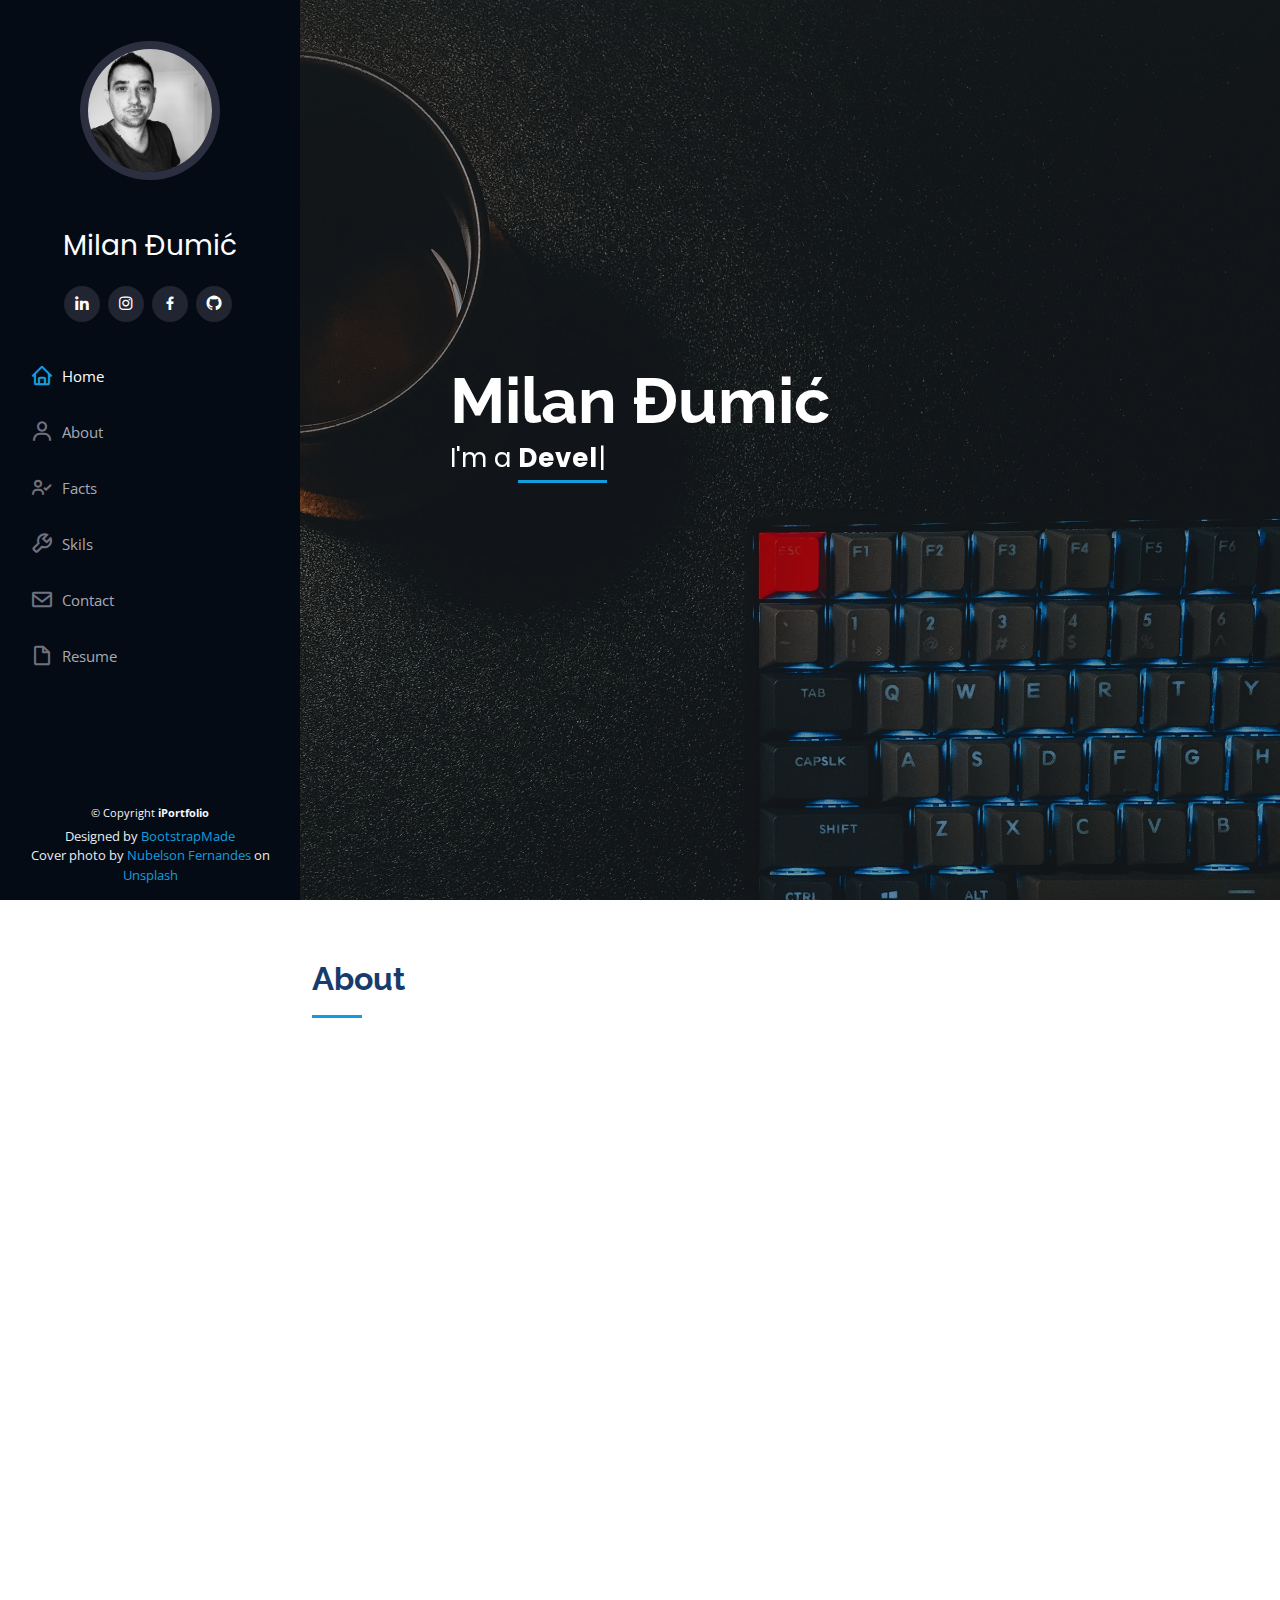
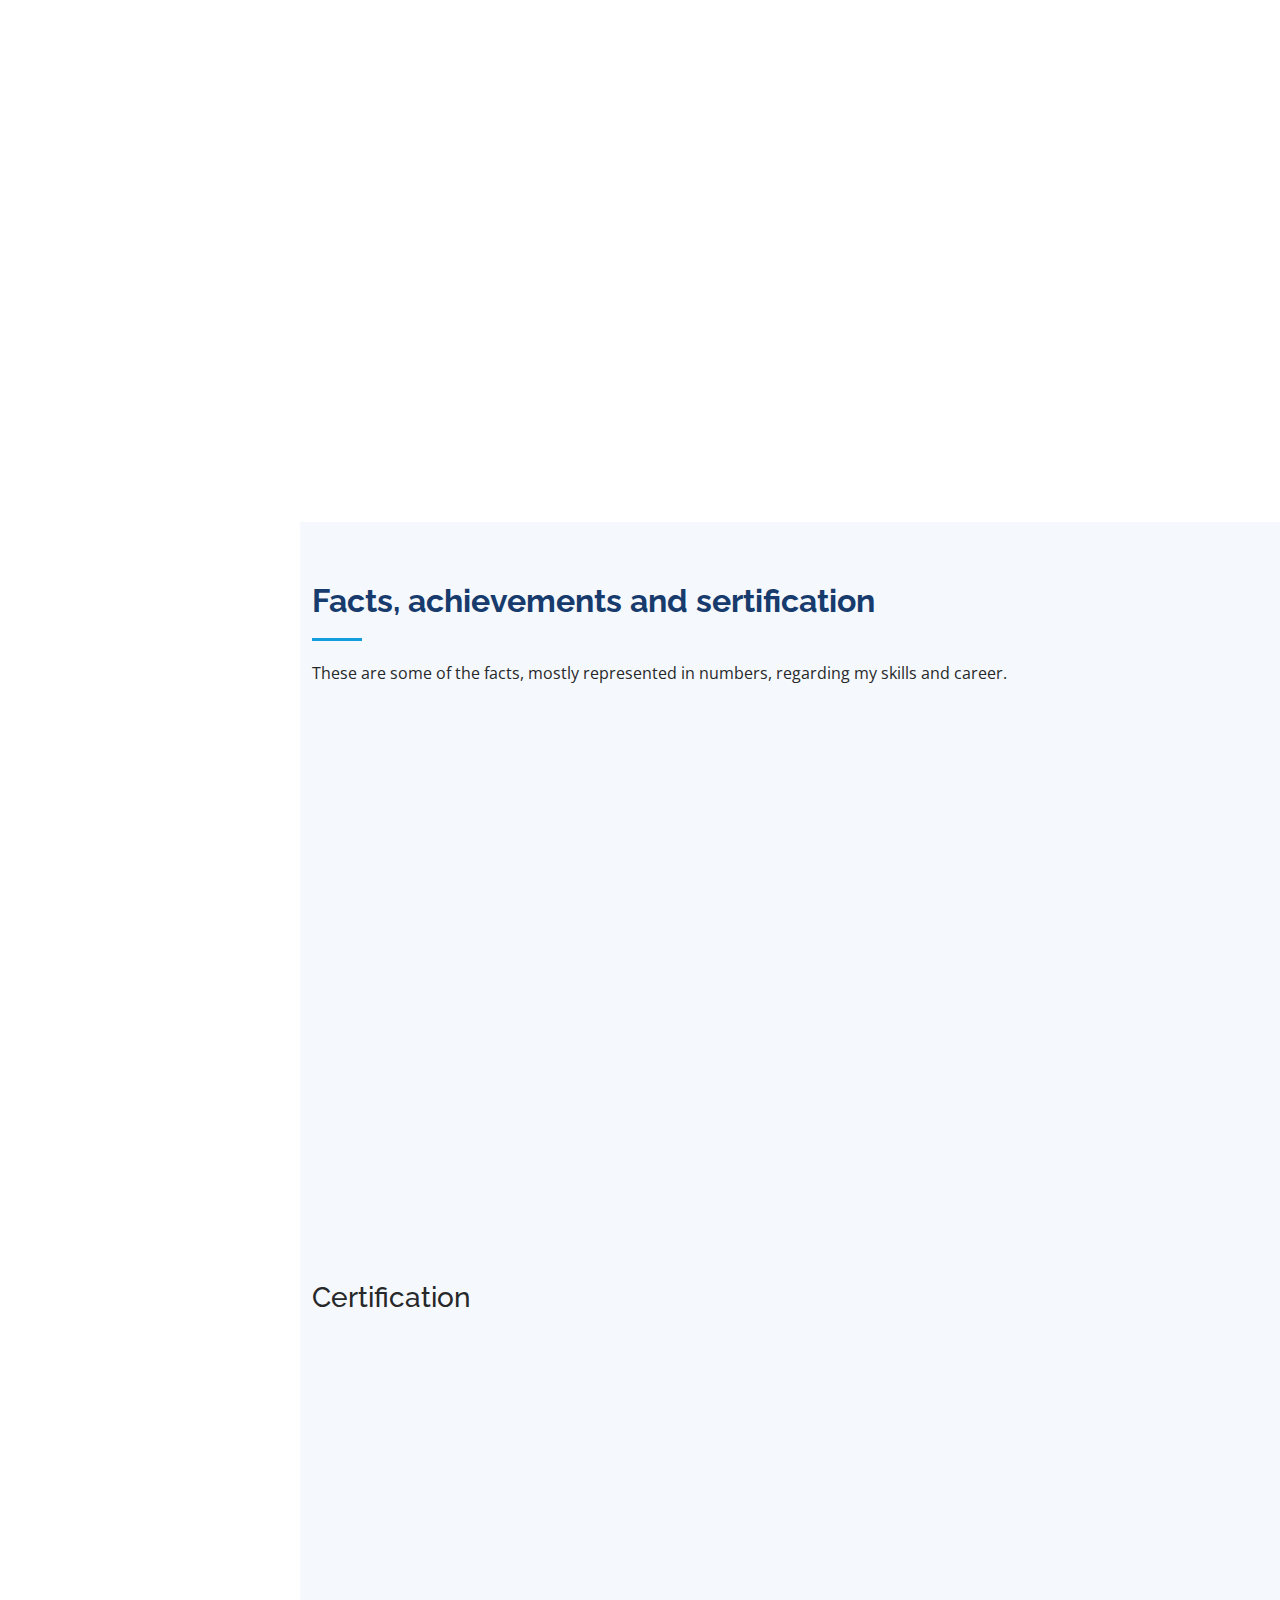
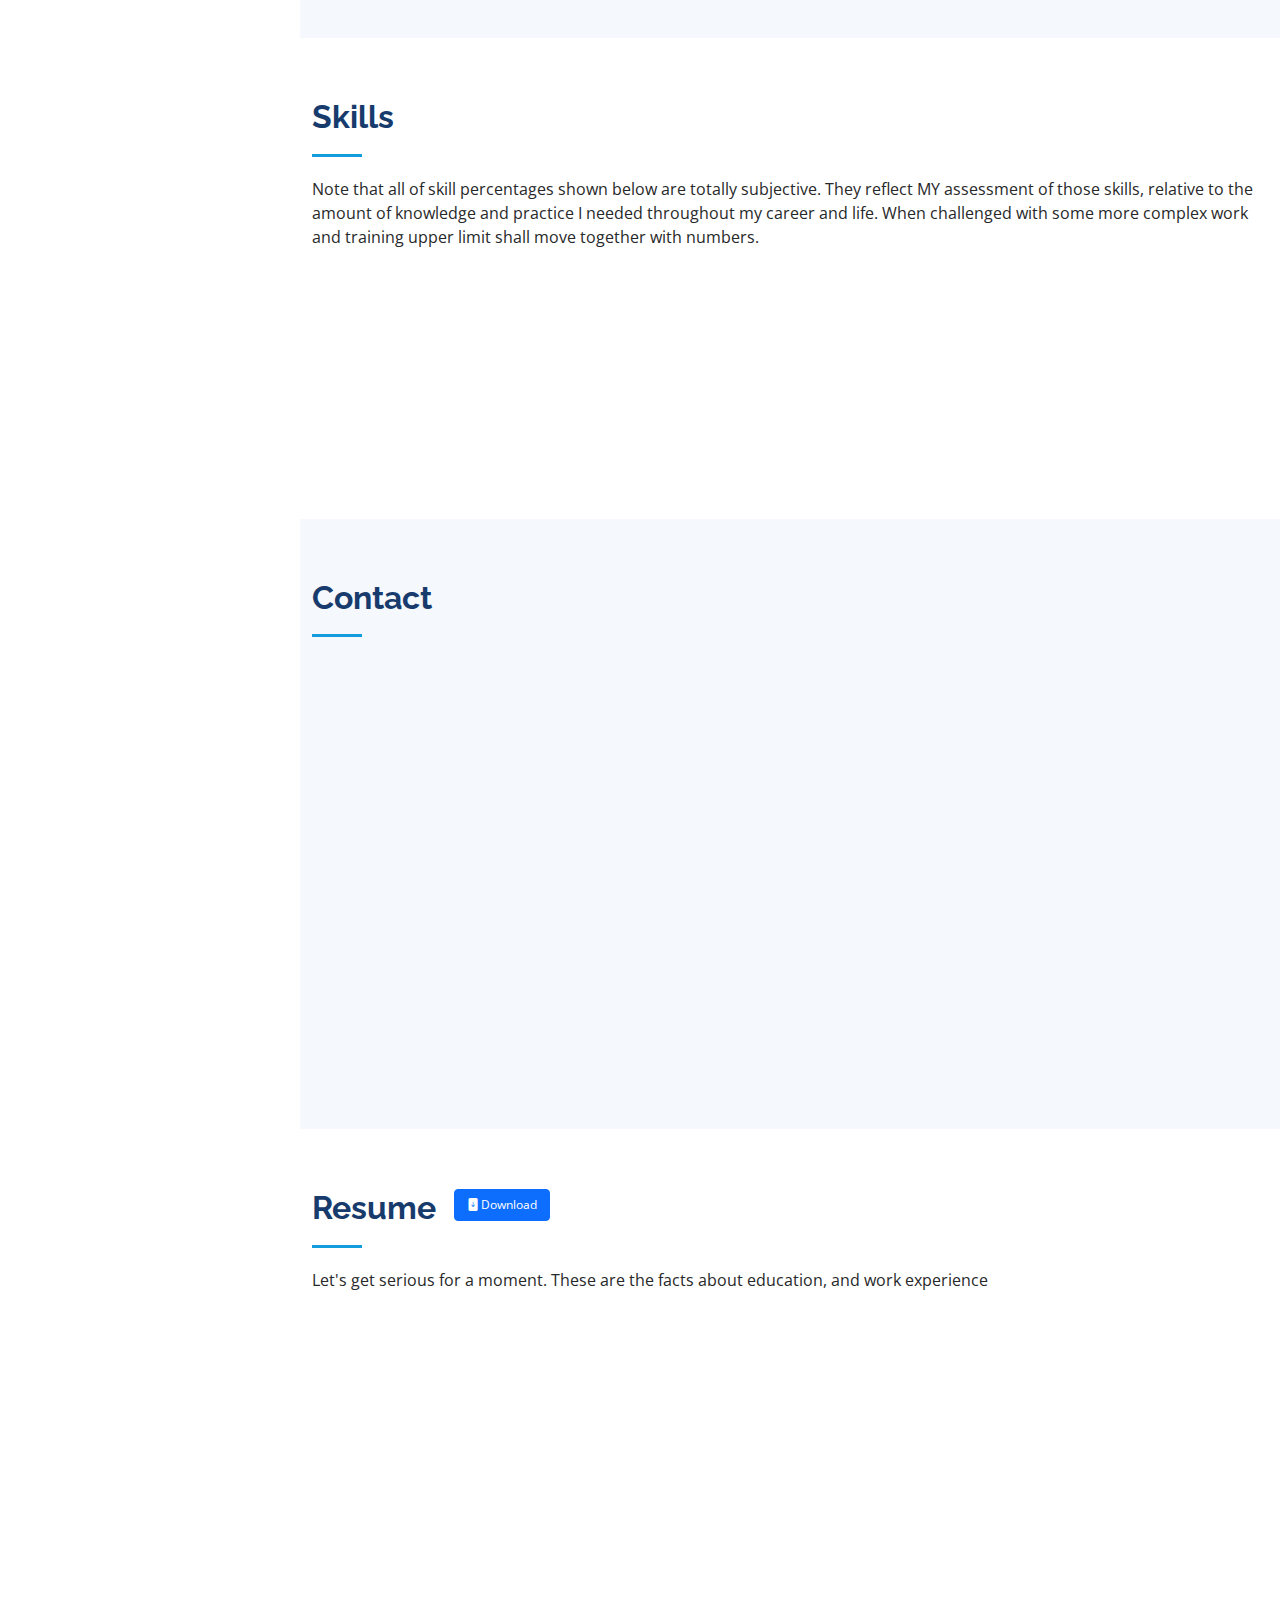
<file: index.html>
<!<!DOCTYPE html>
  <html lang="en">

  <head>
    <meta charset="utf-8" />
    <meta content="width=device-width, initial-scale=1.0" name="viewport" />

    <title>Milan Đumić - Developer</title>
    <meta content="Milan Đumić, developer portfolio" name="description" />
    <meta content="portfolio, djumic, developer" name="keywords" />

    <!-- Favicons -->
    <link href="assets/img/favicon.png" rel="icon" />
    <link href="assets/img/apple-touch-icon.png" rel="apple-touch-icon" />

    <!-- Google Fonts -->
    <link href="https://fonts.googleapis.com/css?family=Open+Sans:300,300i,400,400i,600,600i,700,700i|Raleway:300,300i,400,400i,500,500i,600,600i,700,700i|Poppins:300,300i,400,400i,500,500i,600,600i,700,700i" rel="stylesheet" />

    <!-- Vendor CSS Files -->
    <link href="assets/vendor/aos/aos.css" rel="stylesheet" />
    <link href="assets/vendor/bootstrap/css/bootstrap.min.css" rel="stylesheet" />
    <link href="assets/vendor/bootstrap-icons/bootstrap-icons.css" rel="stylesheet" />
    <link href="assets/vendor/boxicons/css/boxicons.min.css" rel="stylesheet" />
    <link href="assets/vendor/glightbox/css/glightbox.min.css" rel="stylesheet" />
    <link href="assets/vendor/swiper/swiper-bundle.min.css" rel="stylesheet" />

    <!-- Template Main CSS File -->
    <link href="assets/css/style.css" rel="stylesheet" />

    <!-- =======================================================
  * Template Name: iPortfolio - v3.2.0
  * Template URL: https://bootstrapmade.com/iportfolio-bootstrap-portfolio-websites-template/
  * Author: BootstrapMade.com
  * License: https://bootstrapmade.com/license/
  ======================================================== -->
  </head>

  <body>
    <!-- ======= Mobile nav toggle button ======= -->
    <i class="bi bi-list mobile-nav-toggle d-xl-none"></i>

    <!-- ======= Header ======= -->

    <header id="header">
      <div class="d-flex flex-column">
        <div class="profile">
          <img src="assets/img/IMG_0724a.jpg" alt="" class="img-fluid rounded-circle" />
          <h1 class="text-light"><a href="#resume" class="nav-link scrollto">Milan Đumić</a></h1>
          <div class="social-links mt-3 text-center">
            <a href="http:\\www.linkedin.com\in\milandjumic" target="_blank"><i class="bx bxl-linkedin"></i></a>
            <a href="http:\\www.instagram.com\dambusns" target="_blank"><i class="bx bxl-instagram"></i></a>
            <a href="http:\\www.facebook.com\milandjumic" target="_blank"><i class="bx bxl-facebook"></i></a>
            <a href="http:\\www.github.com\dambus" target="_blank"><i class="bx bxl-github"></i></a>

          </div>
          <!-- NAVIGATION BAR -->
          <nav id="navbar" class="nav-menu navbar">
            <ul>
              <li><a href="#hero" class="nav-link scrollto active"><i class="bx bx-home"></i> <span>Home</span></a></li>
              <li><a href="#about" class="nav-link scrollto"><i class="bx bx-user"></i> <span>About</span></a></li>
              <li><a href="#facts" class="nav-link scrollto"><i class="bx bx-user-check"></i> <span>Facts</span></a></li>
              <li><a href="#skills" class="nav-link scrollto"><i class="bx bx-wrench"></i> <span>Skils</span></a></li>
              <li><a href="#contact" class="nav-link scrollto"><i class="bx bx-envelope"></i> <span>Contact</span></a></li>
              <li><a href="#resume" class="nav-link scrollto"><i class="bx bx-file-blank"></i> <span>Resume</span></a></li>
            </ul>
          </nav><!-- .nav-menu -->
        </div>
    </header>

    <!-- ======= Hero Section ======= -->
    <section id="hero" class="d-flex flex-column justify-content-center align-items-center">
      <div class="hero-container" data-aos="fade-in">
        <h1>Milan Đumić</h1>
        <p>I'm a <span class="typed" data-typed-items="Developer, Tech enthusiast,Geek, Gamer"></span></p>
      </div>
    </section><!-- End Hero -->

    <main id="main">
      <!-- ABOUT SECTION -->
      <section id="about" class="about">
        <div class="container">
          <div class="section-title">
            <h2>About</h2>
          </div>
          <div class="row services">
            <div class="col-lg-4" data-aos="fade-right">
              <img src="assets/img/profile-img2.jpg" alt="profile-img" class="img-fluid align-items-center aboutpic">
            </div>
            <div class="col-lg-8" data-aos="fade-rigth">
              <h4 class="topcell">Hi, my name is Milan</h4>
              <p data-aos="fade-left">
                I'm a tech enthusiast, developer, gamer and a geek.
              </p>
              <p class="description" data-aos="fade-right" data-aos-delay="100">I'm always ready to dig into new technologies and challenges, exploring new opportunities. I like to learn new, interesting stuff, by need or by curiosity. Always
                experimenting, always trying out something new, and I'm never bored. Currently, I'm into learning JavaScript, React, and Selenium.
                <p class="description" data-aos="fade-right" data-aos-delay="100">
                  Couldn't imagine doing anything without creativity. It's a curse for doing the job with strict boundaries, but it's a blessing for everything else. Where creativity and logic cross their path, that's the place I'm standing in. Back
                  in the days when I wrote my first "Hello world" and changed the color of the text... Oh boy, that was a joyful moment.</p>
                <p class="description" data-aos="fade-right" data-aos-delay="100">
                  I'm also a gamer. Currently hooked up to WoT and some RPGs like Grim Dawn and Diablo. I like single-player, but cope very well in multiplayer too. This last sentence is also true when I'm working. </p>
            </div>
          </div>

          <div class="row services topcell">
            <div class="col-lg-4 col-md-6 icon-box" data-aos="fade-up" data-aos-delay="450">
              <div class="icon"><i class="bi bi-chat-text"></i></div>
              <h4 class="title">Good comunicator</h4>
              <p class="description">People say I'm a great listener, and in addition to that, I can find a common language with most of my interlocutors. It's a winning combination.</p>
            </div>
            <div class="col-lg-4 col-md-6 icon-box" data-aos="fade-up" data-aos-delay="500">
              <div class="icon"><i class="bi bi-emoji-heart-eyes"></i></div>
              <h4 class="title">Dog person</h4>
              <p class="description">Proud owner of a six-year-old Siberian husky. Would like to have
                more of them, one day hopefully </p>
            </div>
            <div class="col-lg-4 col-md-6 icon-box" data-aos="fade-up" data-aos-delay="600">
              <div class="icon"><i class="bi bi-music-note"></i></div>
              <h4 class="title">Music lover</h4>
              <p class="description">Life would be so empty without music.<br /> Mostly listening to rock and variations. Sometimes even harder stuff.<br /> Playing guitar as a hobby. Not super good at it but hey, that's why it is a hobby </p>
            </div>
            <div class="col-lg-4 col-md-6 icon-box" data-aos="fade-up" data-aos-delay="800">
              <div class="icon"><i class="bi bi-bar-chart-steps"></i></div>
              <h4 class="title">List obsessed</h4>
              <p class="description">There are never enough notes or lists. Every activity which needs to be done could be disassembled into smaller steps, written on a list, on paper, with a pencil </p>
            </div>
            <div class="col-lg-4 col-md-6 icon-box" data-aos="fade-up" data-aos-delay="800">
              <div class="icon"><i class="bi bi-keyboard"></i></div>
              <h4 class="title">Speed typer</h4>
              <p class="description">257 characters per minute, typed with 98% accuracy. On a sunny day.</p>
            </div>
            <div class="col-lg-4 col-md-6 icon-box" data-aos="fade-up" data-aos-delay="900">
              <div class="icon"><i class="bi bi-binoculars"></i></div>
              <h4 class="title">Eye for a detail</h4>
              <p class="description">I trained my eye for details, checking for compliance and inconsistencies in tens of successfully completed projects</p>
            </div>
          </div>
        </div>
      </section>
      <!-- ABOUT SECTION END -->

      <!-- ======= Facts Section ======= -->
      <section id="facts" class="facts section-bg">
        <div class="container">

          <div class="section-title">
            <h2>Facts, achievements and sertification</h2>
            <p>
              These are some of the facts, mostly represented in numbers, regarding my skills and career.
            </p>
          </div>

          <div class="row no-gutters">

            <div class="col-lg-4 col-md-6 d-md-flex align-items-md-stretch" data-aos="fade-up">
              <div class="count-box">
                <i class="bi bi-check2-square"></i>
                <span data-purecounter-start="0" data-purecounter-end="80" data-purecounter-duration="1" class="purecounter"></span>
                <p><strong>NUMBER OF PROJECTS</strong> that I participated in, during my career so far. Roles depend on the complexity and technical area of the project</p>
              </div>
            </div>

            <div class="col-lg-4 col-md-6 d-md-flex align-items-md-stretch" data-aos="fade-up">
              <div class="count-box">
                <i class="bi bi-check2-square"></i>
                <span data-purecounter-start="0" data-purecounter-end="74" data-purecounter-duration="1" class="purecounter"></span>
                <p><strong>NUMBER OF PROCEDURES</strong> written, adjusted and implemented in the company's QMS. Additionally, numerous procedures and manuals on how to perform certain processes/activites or use particular software.</p>
              </div>
            </div>

            <div class="col-lg-4 col-md-6 d-md-flex align-items-md-stretch" data-aos="fade-up">
              <div class="count-box">
                <i class="bi-check2-square"></i>
                <span data-purecounter-start="0" data-purecounter-end="3" data-purecounter-duration="1" class="purecounter"></span>
                <p><strong>UDEMY COURSES</strong> currently taking, in order to shine up my skills. JavaScript, React and Selenium web driver are the current topics.</p>
              </div>
            </div>

          </div>

          <div class="row no-gutters">

            <div class="col-lg-4 col-md-6 d-md-flex align-items-md-stretch" data-aos="fade-up">
              <div class="count-box">
                <i class="bi-check2-square"></i>
                <span data-purecounter-start="0" data-purecounter-end="24" data-purecounter-duration="1" class="purecounter"></span>
                <p><strong>YEARS</strong> following new trends in technology. Hardware and software, gadgets, standards, innovations, ground-breakers and everything IT-related.</p>
              </div>
            </div>

            <div class="col-lg-4 col-md-6 d-md-flex align-items-md-stretch" data-aos="fade-up" data-aos-delay="200">
              <div class="count-box">
                <i class="bi-check2-square"></i>
                <span data-purecounter-start="0" data-purecounter-end="33" data-purecounter-duration="1" class="purecounter"></span>
                <p><strong>% of my current age</strong> tampering with programming languages. I can write a few. Basic speaking.</p>
              </div>
            </div>

            <div class="col-lg-4 col-md-6 d-md-flex align-items-md-stretch" data-aos="fade-up">
              <div class="count-box">
                <i class="bi-check2-square"></i>
                <span data-purecounter-start="0" data-purecounter-end="7" data-purecounter-duration="1" class="purecounter"></span>

                <p><strong>LINKEDIN BADGES</strong> earned so far - HTML,CSS, JavaScript, Java, Microsoft Project, Microsoft Excel and IT operations</p>
              </div>
            </div>

          </div>
          <div class="row no-gutters countbox bottomspace">
            <!-- <div class="count-box"> -->
            <h3>Certification</h3>

            <div class="col-lg-6 col-md-6 d-md-flex align-items-md-stretch topcell" data-aos="fade-up">
              <p><strong>OCCUPATIONAL HEALTH AND SAFETY TRAINING</strong><br> OHaS Training - practical ability to perform work in the field of OHaS<br>
                <em>Ministry of Labour, Employment, Veteran and Social Policy, Republic of Serbia</em></p>
            </div>
            <div class="col-lg-6 col-md-6 d-md-flex align-items-md-stretch topcell" data-aos="fade-up">
              <p><strong>INTERNAL AUDITS ACCORDING TO ISO 9001:2008 AND ISO 19011:2011</strong><br> certified internal auditor<br>
                <em>IIS Technology and research center Novi Sad</em></p>
            </div>
          </div>
        </div>

        </div>
      </section><!-- End Facts Section -->

      <!-- ======= Skills Section ======= -->
      <section id="skills" class="skills">
        <div class="container">

          <div class="section-title">
            <h2>Skills</h2>
            <p>Note that all of skill percentages shown below are totally subjective. They reflect MY assessment of those skills, relative to the amount of knowledge and practice I needed throughout my career and life. When challenged with some more
              complex work and training upper limit shall move together with numbers.</p>
          </div>

          <div class="row skills-content">

            <div class="col-lg-6" data-aos="fade-up">

              <div class="progress">
                <span class="skill">HTML <i class="val">90%</i></span>
                <div class="progress-bar-wrap">
                  <div class="progress-bar" role="progressbar" aria-valuenow="90" aria-valuemin="0" aria-valuemax="100"></div>
                </div>
              </div>

              <div class="progress">
                <span class="skill">CSS <i class="val">85%</i></span>
                <div class="progress-bar-wrap">
                  <div class="progress-bar" role="progressbar" aria-valuenow="85" aria-valuemin="0" aria-valuemax="100"></div>
                </div>
              </div>


            </div>

            <div class="col-lg-6" data-aos="fade-up" data-aos-delay="100">

              <div class="progress">
                <span class="skill">JavaScript <i class="val">50%</i></span>
                <div class="progress-bar-wrap">
                  <div class="progress-bar" role="progressbar" aria-valuenow="50" aria-valuemin="0" aria-valuemax="100"></div>
                </div>
              </div>

              <div class="progress">
                <span class="skill">React<i class="val">25%</i></span>
                <div class="progress-bar-wrap">
                  <div class="progress-bar" role="progressbar" aria-valuenow="25" aria-valuemin="0" aria-valuemax="100"></div>
                </div>
              </div>


            </div>

            <div class="progress" data-aos="fade-up" data-aos-delay="50">
              <span class="skill">Computers<i class="val"><span style="font-size:1.4em;"><em>100 %</em></span></i></span>
              <div class="progress-bar-wrap">
                <div class="progress-bar" role="progressbar" aria-valuenow="100" aria-valuemin="0" aria-valuemax="100"></div>
              </div>
            </div>

          </div>

        </div>
      </section><!-- End Skills Section -->

      <!-- ======= Contact Section ======= -->
      <section id="contact" class="contact section-bg">
        <div class="container">

          <div class="section-title">
            <h2>Contact</h2>
          </div>

          <div class="row" data-aos="fade-in">

            <div class="col-lg-6 d-flex align-items-stretch">
              <div class="info">
                <div class="address">
                  <a href="https://goo.gl/maps/TeDaUEcvG4dehq3V6"><i class="bi bi-geo-alt"></i></a>
                  <h4>Location:</h4>
                  <p>Novi Sad, Republic of Serbia</p>
                </div>

                <div class="email">
                  <a href="mailto:dambusns@gmail.com"><i class="bi bi-envelope"></i></a>
                  <h4>Email:</h4>
                  <p><a href="mailto:dambusns@gmail.com">dambusns@gmail.com</a></p>
                </div>

                <div class="phone">
                  <a href="tel:0637377228"><i class="bi bi-phone"></i></a>
                  <h4>Phone:</h4>
                  <p>+381 63 737 7228</p>
                </div>

              </div>
            </div>
            <div class="col-lg-6 d-flex align-items-stretch">
              <div class="info socialLinks social-links">
                <h4>Social links</h4>
                <p>
                  <a href="http:\\www.linkedin.com\in\milandjumic" target="_blank"><i class="bx bxl-linkedin m10"></i></a>
                  <a href="http:\\www.instagram.com\dambusns" target="_blank"><i class="bx bxl-instagram m10"></i></a>
                  <a href="http:\\www.facebook.com\milandjumic" target="_blank"><i class="bx bxl-facebook m10"></i></a>
                  <a href="http:\\www.github.com\dambus" target="_blank"><i class="bx bxl-github"></i></a>
                </p>

              </div>
            </div>
      </section><!-- End Contact Section -->

      <!-- ======= Resume Section ======= -->
      <section id="resume" class="resume">
        <div class="container">

          <div class="section-title">
            <h2 class="titleH2">Resume</h2>
            <form class="inlineForm" action="milan_djumic_cv.pdf" method="get" target="_blank">
              <button type="submit" class="btn btn-primary btn-m colloredButton"><i class="bi bi-file-arrow-down-fill"></i> Download</button>
            </form>
            <p>Let's get serious for a moment. These are the facts about education, and work experience</p>
          </div>

          <div class="row">
            <div class="col-lg-6" data-aos="fade-up">
              <h3 class="resume-title">Sumary</h3>
              <div class="resume-item pb-0">
                <h4>Milan Đumić</h4>
                <p><em>Studied management but found myself as a developer. Creative and analytic. Fast learner and always up for something new. Persistent and detail oriented. Good communicator and team player. Task oriented, but always able to stand
                    a step back and see the bigger picture. Out of the box thinker.

                    </picture> </em></p>
                <ul>
                  <li>Novi Sad, Republic of Serbia</li>
                  <li>381 63 737 7228</li>
                  <li><a href="mailto:dambusns@gmail.com">dambusns@gmail.com</a></li>
                </ul>
              </div>

              <h3 class="resume-title">Professional Experience</h3>
              <div class="resume-item">
                <h4>System Engineer / QMS representative</h4>
                <h5>2014 - Present</h5>
                <p><em>Neopetrol Inženjering, Novi Sad, SRB </em></p>
                <ul>
                  <li>Developing in-house software for document creation/editing
                    automatization in CAD and MS office environment (.net, VBA)
                    and work activities record and analysis (HTML+CSS+PHP)</li>
                  <li>Leading company's IT infrastructure development, user and
                    credentials administration, employee education and training. Making recommendations regarding IT infrastructure</li>
                  <li>Developing QMS/QA documentation and procedures
                    regarding ISO-9001, 14001, 27001 and 42001</li>
                  <li>Checking compliance of technical documentation with
                    industry and international standards and regulation</li>
                  <li>Conducting internal audits</li>
                </ul>
              </div>
              <div class="resume-item">
                <h4>CAD designer</h4>
                <h5>2012 - 2014</h5>
                <p><em>Neopetrol Inženjering, Novi Sad, SRB</em></p>
                <ul>
                  <li>Worked on speeding-up drafting and editing process including large number of documents, by automatizing the process using custom tools developed in .net and VBA.</li>
                  <li>Drafted technical drawings, diagrams and schemes in CAD software</li>
                  <li>Was in charge of graphic design and pre-printing optimization for marketing materials</li>
                </ul>
              </div>
              <!--professional exp end-->



            </div>
            <div class="col-lg-6" data-aos="fade-up" data-aos-delay="100">
              <h3 class="resume-title">Education</h3>
              <div class="resume-item">
                <h4>Master studies, engineering management</h4>
                <h5>ongoing</h5>
                <p><em>Faculty of Technical Science, Novi Sad</em></p>
                <p>Master studies, project management</p>
              </div>

              <div class="resume-item">
                <h4>Bachelor of entrepreneurial management</h4>
                <h5>2003 - 2009</h5>
                <p><em>Fakultet za preduzetni menadžment, Alfa BK University</em></p>
                <p>Graduated in department of Company Developemnt</p>
                <p>During studies, worked as assistant editor, and later as the editor of Faculty Bulletin and Informative Journal</p>
              </div>
              <div class="resume-item">
                <h4>graduate computer technician</h4>
                <h5>1999 - 2003</h5>
                <p><em>Electrotehnical school Mihajlo Pupin</em></p>
                <p>First generation of computer technician, with a yet unbeaten record of overall grade point average</p>
              </div>
            </div>
          </div>
          <div class="col-lg-6" data-aos="fade-up" data-aos-delay="100">
            <h3 class="resume-title">Training and sertification</h3>
            <div class="resume-item">
              <h4>Occupational Health and Safety Training</h4>
              <h5>2015</h5>
              <p><em>Ministry of Labour, Employment, Veteran
                  and Social Policy, Republic of Serbia</em></p>
              <p>Occupational Health and Safety Training - practical ability to perform
                work in the field of OHaS</p>
            </div>
            <div class="resume-item">
              <h4>Internal Audits according to ISO 9001:2008 and ISO 19011:2011</h4>
              <h5>2013</h5>
              <p><em>IIS Technology and research center Novi Sad</em></p>
              <p>certified internal auditor</p>
            </div>
          </div>
          <div class="row">
            <form class=" btn-block" action="milan_djumic_cv.pdf" method="get" target="_blank">
              <button type="submit" class="btn btn-primary btn-sm ">Download Resume in PDF</button>
            </form>

          </div>
        </div>
      </section><!-- End Resume Section -->

    </main><!-- End #main -->

    <!-- ======= Footer ======= -->
    <footer id="footer">
      <div class="container">
        <div class="copyright">
          &copy; Copyright <strong><span>iPortfolio</span></strong>
        </div>
        <div class="credits">
          <!-- All the links in the footer should remain intact. -->
          <!-- You can delete the links only if you purchased the pro version. -->
          <!-- Licensing information: https://bootstrapmade.com/license/ -->
          <!-- Purchase the pro version with working PHP/AJAX contact form: https://bootstrapmade.com/iportfolio-bootstrap-portfolio-websites-template/ -->
          Designed by <a href="https://bootstrapmade.com/">BootstrapMade</a><br>
          Cover photo by <a href="https://unsplash.com/@nublson?utm_source=unsplash&utm_medium=referral&utm_content=creditCopyText">Nubelson Fernandes</a> on <a
            href="https://unsplash.com/?utm_source=unsplash&utm_medium=referral&utm_content=creditCopyText">Unsplash</a>

        </div>
      </div>
    </footer><!-- End  Footer -->

    <a href="#" class="back-to-top d-flex align-items-center justify-content-center"><i class="bi bi-arrow-up-short"></i></a>

    <!-- Vendor JS Files -->
    <script src="assets/vendor/aos/aos.js"></script>
    <script src="assets/vendor/bootstrap/js/bootstrap.bundle.min.js"></script>
    <script src="assets/vendor/glightbox/js/glightbox.min.js"></script>
    <script src="assets/vendor/isotope-layout/isotope.pkgd.min.js"></script>
    <script src="assets/vendor/php-email-form/validate.js"></script>
    <script src="assets/vendor/purecounter/purecounter.js"></script>
    <script src="assets/vendor/swiper/swiper-bundle.min.js"></script>
    <script src="assets/vendor/typed.js/typed.min.js"></script>
    <script src="assets/vendor/waypoints/noframework.waypoints.js"></script>

    <!-- Template Main JS File -->
    <script src="assets/js/main.js"></script>

  </body>

  </html>
</file>
<file: assets/css/style.css>
body {
  font-family: "Open Sans", sans-serif;
  color: #272829;
}

a {
  color: #149ddd;
  text-decoration: none;
}

a:hover {
  color: #37b3ed;
  text-decoration: none;
}

h1,
h2,
h3,
h4,
h5,
h6 {
  font-family: "Raleway", sans-serif;
}

/*   HEADER   */
#header {
  position: fixed;
  top: 0;
  left: 0;
  bottom: 0;
  width: 300px;
  transition: all ease-in-out 0.5s;
  z-index: 9997;
  transition: all 0.5s;
  padding: 0 15px;
  background: #040b14;
  overflow-y: auto;
}

#header .profile img {
  margin: 15% auto;
  display: block;
  width: 140px;
  border: 8px solid #2c2f3f;
  transition: 0.3s;
}

#header .profile img:hover {
  border: 8px solid #149ddd;
}

#header .profile h1 {
  font-size: 28px;
  margin: 0;
  padding: 0;
  font-weight: 400;
  -moz-text-align-last: center;
  text-align-last: center;
  font-family: "Poppins", sans-serif;
}

#header .profile h1 a,
#header .profile h1 a:hover {
  color: #fff;
  text-decoration: none;
}

#header .profile .social-links a {
  font-size: 18px;
  display: inline-block;
  background: #212431;
  color: #fff;
  line-height: 1;
  padding: 8px 0;
  margin-right: 4px;
  border-radius: 50%;
  text-align: center;
  width: 36px;
  height: 36px;
  transition: 0.3s;
}

#header .profile .social-links a:hover {
  background: #37b3ed;
  color: #fff;
  text-decoration: none;
}

#main {
  margin-left: 300px;
}

@media (max-width: 1199px) {
  #header {
    left: -300px;
  }

  #main {
    margin-left: 0;
  }
}

/* DESKTOP NAVIGAION MENU */
.nav-menu {
  padding: 30px 0 0 0;
}

.nav-menu * {
  margin: 0;
  padding: 0;
  list-style: none;
}

.nav-menu>ul>li {
  position: relative;
  white-space: nowrap;
}

.nav-menu a {
  display: flex;
  align-items: center;
  color: #a8a9b4;
  padding: 12px 15px;
  margin-bottom: 8px;
  transition: 0.3s;
  font-size: 15px;
}

.nav-menu a i {
  font-size: 24px;
  padding-right: 8px;
  color: #6f7180;
}

.nav-menu a:hover,
.nav-menu .active,
.nav-menu li:hover>a {
  text-decoration: none;
  color: #fff;
}

.nav-menu a:hover i,
.nav-menu .active i,
.nav-menu li:hover>a i {
  color: #149ddd;
}

/* Mobile Navigation */
.mobile-nav-toggle {
  position: fixed;
  right: 15px;
  top: 15px;
  z-index: 9998;
  border: 0;
  font-size: 24px;
  transition: all 0.4s;
  outline: none !important;
  background-color: #149ddd;
  color: #fff;
  width: 40px;
  height: 40px;
  display: inline-flex;
  align-items: center;
  justify-content: center;
  line-height: 0;
  border-radius: 50px;
  cursor: pointer;
}

.mobile-nav-active {
  overflow: hidden;
}

.mobile-nav-active #header {
  left: 0;
}

/*--------------------------------------------------------------
# Hero Section
--------------------------------------------------------------*/
#hero {
  width: 100%;
  height: 100vh;
  background: url("../img/hero-bg.jpg") top center;
  background-size: cover;
}

#hero:before {
  content: "";
  background: rgba(5, 13, 24, 0.4);
  position: absolute;
  bottom: 0;
  top: 0;
  left: 0;
  right: 0;
  z-index: 1;
}

#hero .hero-container {
  position: relative;
  z-index: 2;
  min-width: 300px;
}

#hero h1 {
  margin: 0 0 10px 0;
  font-size: 64px;
  font-weight: 700;
  line-height: 56px;
  color: #fff;
}

#hero p {
  color: #fff;
  margin-bottom: 50px;
  font-size: 26px;
  font-family: "Poppins", sans-serif;
}

#hero p .typed {
  font-weight: bold;
}

#hero p span {
  color: #fff;
  padding-bottom: 4px;
  letter-spacing: 1px;
  border-bottom: 3px solid #149ddd;
}

@media (min-width: 1024px) {
  #hero {
    background-attachment: fixed;
  }
}

@media (max-width: 768px) {
  #hero h1 {
    font-size: 36px;
    line-height: 32px;
  }

  #hero h2 {
    font-size: 16px;
    line-height: 24px;
    margin-bottom: 30px;
  }

  #hero p {
    font-size: 18px;
  }
}

/* SECTIONS GENERAL */
#about .content h3 span {
  color: orange;
  border: 1px solid orange;
  padding: 0 3px;
  font-family: "Poppins", sans-serif;
  font-size: 12px;
}

@media (max-width: 768px) {
  #about .content h3 span {
    font-size: 10px;
    display: block;
    margin-left: auto;
    margin-right: auto;
    width: 25%;
    text-align: center;
  }
}

section {
  padding: 60px 0;
  overflow: hidden;
}

.section-bg {
  background: #f5f8fd;
}

.section-title {
  padding-bottom: 30px;
}

.section-title h2 {
  font-size: 32px;
  font-weight: bold;
  margin-bottom: 20px;
  padding-bottom: 20px;
  position: relative;
  color: #173b6c;
}

.section-title h2::after {
  content: "";
  position: absolute;
  display: block;
  width: 50px;
  height: 3px;
  background: #149ddd;
  bottom: 0;
  left: 0;
}

.section-title p {
  margin-bottom: 0;
}

/* ABOUT SECTION */
.aboutpic {
  display: block;
  margin: auto;
  width: 300px;
}

@media (max-width: 768px) {
  .aboutpic {
    display: block;
    margin-left: auto;
    margin-right: auto;
    width: 50%;
    border-radius: 25px;
  }
}

.about .content h3 {
  font-weight: 700;
  font-size: 26px;
  color: #173b6c;
}

.about .content ul {
  list-style: none;
  padding: 0;
}

.about .content ul li {
  margin-bottom: 20px;
  display: flex;
  align-items: center;
}

.about .content ul strong {
  margin-right: 10px;
}

.about .content ul i {
  font-size: 16px;
  margin-right: 5px;
  color: #149ddd;
  line-height: 0;
}

.about .content p:last-child {
  margin-bottom: 0;
}

/*--------------------------------------------------------------
# Facts
--------------------------------------------------------------*/
.facts {
  padding-bottom: 30px;
}

.facts .count-box {
  padding: 30px;
  width: 100%;
}

.facts .count-box i {
  display: block;
  font-size: 44px;
  color: #149ddd;
  float: left;
  line-height: 0;
}

.facts .count-box span {
  font-size: 48px;
  line-height: 40px;
  display: block;
  font-weight: 700;
  color: #050d18;
  margin-left: 60px;
}

.facts .count-box p {
  padding: 15px 0 0 0;
  margin: 0 0 0 60px;
  font-family: "Raleway", sans-serif;
  font-size: 14px;
  color: #122f57;
}

.facts .count-box a {
  font-weight: 600;
  display: block;
  margin-top: 20px;
  color: #122f57;
  font-size: 15px;
  font-family: "Poppins", sans-serif;
  transition: ease-in-out 0.3s;
}

.facts .count-box a:hover {
  color: #1f5297;
}

/*--------------------------------------------------------------
# Akills
--------------------------------------------------------------*/
.skills .progress {
  height: 60px;
  display: block;
  background: none;
  border-radius: 0;
}

.skills .progress .skill {
  padding: 0;
  margin: 0 0 6px 0;
  text-transform: uppercase;
  display: block;
  font-weight: 600;
  font-family: "Poppins", sans-serif;
  color: #050d18;
}

.skills .progress .skill .val {
  float: right;
  font-style: normal;
}

.skills .progress-bar-wrap {
  background: #dce8f8;
  height: 10px;
}

.skills .progress-bar {
  width: 1px;
  height: 10px;
  transition: 0.9s;
  background-color: #149ddd;
}

/*--------------------------------------------------------------
# Resume
--------------------------------------------------------------*/
.resume .resume-title {
  font-size: 26px;
  font-weight: 700;
  margin-top: 20px;
  margin-bottom: 20px;
  color: #050d18;
}

.resume .resume-item {
  padding: 0 0 20px 20px;
  margin-top: -2px;
  border-left: 2px solid #1f5297;
  position: relative;
}

.resume .resume-item h4 {
  line-height: 18px;
  font-size: 18px;
  font-weight: 600;
  text-transform: uppercase;
  font-family: "Poppins", sans-serif;
  color: #050d18;
  margin-bottom: 10px;
}

.resume .resume-item h5 {
  font-size: 16px;
  background: #e4edf9;
  padding: 5px 15px;
  display: inline-block;
  font-weight: 600;
  margin-bottom: 10px;
}

.resume .resume-item ul {
  padding-left: 20px;
}

.resume .resume-item ul li {
  padding-bottom: 10px;
}

.resume .resume-item:last-child {
  padding-bottom: 0;
}

.resume .resume-item::before {
  content: "";
  position: absolute;
  width: 16px;
  height: 16px;
  border-radius: 50px;
  left: -9px;
  top: 0;
  background: #fff;
  border: 2px solid #1f5297;
}

.resume .titleH2 {
  display: inline-block;
  margin-right: 14px;
}

.colloredButton {
  display: inline-block;
  ;
  margin: 0;
  vertical-align: top;
  font-size: 12px;
}

.inlineForm {
  display: inline-block;
  margin: 0;
  vertical-align: top;
}

/*--------------------------------------------------------------
# Portfolio
--------------------------------------------------------------*/
.portfolio .portfolio-item {
  margin-bottom: 30px;
}

.portfolio #portfolio-flters {
  padding: 0;
  margin: 0 auto 35px auto;
  list-style: none;
  text-align: center;
  background: #fff;
  border-radius: 50px;
  padding: 2px 15px;
}

.portfolio #portfolio-flters li {
  cursor: pointer;
  display: inline-block;
  padding: 10px 15px 8px 15px;
  font-size: 14px;
  font-weight: 600;
  line-height: 1;
  text-transform: uppercase;
  color: #272829;
  margin-bottom: 5px;
  transition: all 0.3s ease-in-out;
}

.portfolio #portfolio-flters li:hover,
.portfolio #portfolio-flters li.filter-active {
  color: #149ddd;
}

.portfolio #portfolio-flters li:last-child {
  margin-right: 0;
}

.portfolio .portfolio-wrap {
  transition: 0.3s;
  position: relative;
  overflow: hidden;
  z-index: 1;
}

.portfolio .portfolio-wrap::before {
  content: "";
  background: rgba(255, 255, 255, 0.5);
  position: absolute;
  left: 0;
  right: 0;
  top: 0;
  bottom: 0;
  transition: all ease-in-out 0.3s;
  z-index: 2;
  opacity: 0;
}

.portfolio .portfolio-wrap .portfolio-links {
  opacity: 1;
  left: 0;
  right: 0;
  bottom: -60px;
  z-index: 3;
  position: absolute;
  transition: all ease-in-out 0.3s;
  display: flex;
  justify-content: center;
}

.portfolio .portfolio-wrap .portfolio-links a {
  color: #fff;
  font-size: 28px;
  text-align: center;
  background: rgba(20, 157, 221, 0.75);
  transition: 0.3s;
  width: 50%;
}

.portfolio .portfolio-wrap .portfolio-links a:hover {
  background: rgba(20, 157, 221, 0.95);
}

.portfolio .portfolio-wrap .portfolio-links a+a {
  border-left: 1px solid #37b3ed;
}

.portfolio .portfolio-wrap:hover::before {
  top: 0;
  left: 0;
  right: 0;
  bottom: 0;
  opacity: 1;
}

.portfolio .portfolio-wrap:hover .portfolio-links {
  opacity: 1;
  bottom: 0;
}

/*--------------------------------------------------------------
# Portfolio Details
--------------------------------------------------------------*/
.portfolio-details {
  padding-top: 40px;
}

.portfolio-details .portfolio-details-slider img {
  width: 100%;
}

.portfolio-details .portfolio-details-slider .swiper-pagination {
  margin-top: 20px;
  position: relative;
}

.portfolio-details .portfolio-details-slider .swiper-pagination .swiper-pagination-bullet {
  width: 12px;
  height: 12px;
  background-color: #fff;
  opacity: 1;
  border: 1px solid #149ddd;
}

.portfolio-details .portfolio-details-slider .swiper-pagination .swiper-pagination-bullet-active {
  background-color: #149ddd;
}

.portfolio-details .portfolio-info {
  padding: 30px;
  box-shadow: 0px 0 30px rgba(5, 13, 24, 0.08);
}

.portfolio-details .portfolio-info h3 {
  font-size: 22px;
  font-weight: 700;
  margin-bottom: 20px;
  padding-bottom: 20px;
  border-bottom: 1px solid #eee;
}

.portfolio-details .portfolio-info ul {
  list-style: none;
  padding: 0;
  font-size: 15px;
}

.portfolio-details .portfolio-info ul li+li {
  margin-top: 10px;
}

.portfolio-details .portfolio-description {
  padding-top: 30px;
}

.portfolio-details .portfolio-description h2 {
  font-size: 26px;
  font-weight: 700;
  margin-bottom: 20px;
}

.portfolio-details .portfolio-description p {
  padding: 0;
}

/*--------------------------------------------------------------
# Services
--------------------------------------------------------------*/
.services .icon-box {
  margin-bottom: 20px;
}

.services .icon {
  float: left;
  display: flex;
  align-items: center;
  justify-content: center;
  width: 40px;
  height: 40px;
  background: #149ddd;
  border-radius: 50%;
  transition: 0.5s;
  border: 1px solid #149ddd;
}

.services .icon i {
  color: #fff;
  font-size: 20px;
  line-height: 0;
}

.services .icon-box:hover .icon {
  background: #fff;
}

.services .icon-box:hover .icon i {
  color: #149ddd;
}

.services .title {
  margin-left: 80px;
  font-weight: 700;
  margin-bottom: 15px;
  font-size: 18px;
}

.services .title a {
  color: #343a40;
}

.services .title a:hover {
  color: #149ddd;
}

.services .description {
  margin-left: 80px;
  line-height: 24px;
  font-size: 14px;
}

.topcell {
  margin-top: 50px;
}

@media (max-width: 767px) {
  .services .topcell {
    margin-top: 50px;
  }
}

.bottomspace {
  padding-bottom: 100px;
}

/*--------------------------------------------------------------
# Testimonials
--------------------------------------------------------------*/
.testimonials .testimonial-item {
  box-sizing: content-box;
  text-align: center;
  min-height: 320px;
}

.testimonials .testimonial-item .testimonial-img {
  width: 90px;
  border-radius: 50%;
  margin: 0 auto;
}

.testimonials .testimonial-item h3 {
  font-size: 18px;
  font-weight: bold;
  margin: 10px 0 5px 0;
  color: #111;
}

.testimonials .testimonial-item h4 {
  font-size: 14px;
  color: #999;
  margin: 0;
}

.testimonials .testimonial-item .quote-icon-left,
.testimonials .testimonial-item .quote-icon-right {
  color: #c3e8fa;
  font-size: 26px;
}

.testimonials .testimonial-item .quote-icon-left {
  display: inline-block;
  left: -5px;
  position: relative;
}

.testimonials .testimonial-item .quote-icon-right {
  display: inline-block;
  right: -5px;
  position: relative;
  top: 10px;
}

.testimonials .testimonial-item p {
  font-style: italic;
  margin: 0 15px 15px 15px;
  padding: 20px;
  background: #fff;
  position: relative;
  margin-bottom: 35px;
  border-radius: 6px;
  box-shadow: 0px 2px 15px rgba(0, 0, 0, 0.1);
}

.testimonials .testimonial-item p::after {
  content: "";
  width: 0;
  height: 0;
  border-top: 20px solid #fff;
  border-right: 20px solid transparent;
  border-left: 20px solid transparent;
  position: absolute;
  bottom: -20px;
  left: calc(50% - 20px);
}

.testimonials .swiper-pagination {
  margin-top: 20px;
  position: relative;
}

.testimonials .swiper-pagination .swiper-pagination-bullet {
  width: 12px;
  height: 12px;
  background-color: #fff;
  opacity: 1;
  border: 1px solid #149ddd;
}

.testimonials .swiper-pagination .swiper-pagination-bullet-active {
  background-color: #149ddd;
}

/*--------------------------------------------------------------
# Contact
--------------------------------------------------------------*/
.contact {
  padding-bottom: 130px;
}

.contact .info {
  padding: 30px;
  background: #fff;
  width: 100%;
  box-shadow: 0 0 24px 0 rgba(0, 0, 0, 0.12);
}

.contact .info i {
  font-size: 20px;
  color: #149ddd;
  float: left;
  width: 44px;
  height: 44px;
  background: #dff3fc;
  display: flex;
  justify-content: center;
  align-items: center;
  border-radius: 50px;
  transition: all 0.3s ease-in-out;
}

.contact .info h4 {
  padding: 0 0 0 60px;
  font-size: 22px;
  font-weight: 600;
  margin-bottom: 5px;
  color: #050d18;
}

.contact .info p {
  padding: 0 0 10px 60px;
  margin-bottom: 20px;
  font-size: 14px;
  color: #173b6c;
}

.contact .info .email p {
  padding-top: 5px;
}

.contact .info .social-links {
  padding-left: 60px;
}

.contact .info .social-links a {
  font-size: 18px;
  display: inline-block;
  background: #333;
  color: #fff;
  line-height: 1;
  padding: 8px 0;
  border-radius: 50%;
  text-align: center;
  width: 36px;
  height: 36px;
  transition: 0.3s;
  margin-right: 10px;
}

.contact .info .social-links a:hover {
  background: #149ddd;
  color: #fff;
}

.contact .info .email:hover i,
.contact .info .address:hover i,
.contact .info .phone:hover i {
  background: #149ddd;
  color: #fff;
}

.contact .php-email-form {
  width: 100%;
  padding: 30px;
  background: #fff;
  box-shadow: 0 0 24px 0 rgba(0, 0, 0, 0.12);
}

.contact .php-email-form .form-group {
  padding-bottom: 8px;
}

.contact .php-email-form .validate {
  display: none;
  color: red;
  margin: 0 0 15px 0;
  font-weight: 400;
  font-size: 13px;
}

.contact .php-email-form .error-message {
  display: none;
  color: #fff;
  background: #ed3c0d;
  text-align: left;
  padding: 15px;
  font-weight: 600;
}

.contact .php-email-form .error-message br+br {
  margin-top: 25px;
}

.contact .php-email-form .sent-message {
  display: none;
  color: #fff;
  background: #18d26e;
  text-align: center;
  padding: 15px;
  font-weight: 600;
}

.contact .php-email-form .loading {
  display: none;
  background: #fff;
  text-align: center;
  padding: 15px;
}

.contact .php-email-form .loading:before {
  content: "";
  display: inline-block;
  border-radius: 50%;
  width: 24px;
  height: 24px;
  margin: 0 10px -6px 0;
  border: 3px solid #18d26e;
  border-top-color: #eee;
  -webkit-animation: animate-loading 1s linear infinite;
  animation: animate-loading 1s linear infinite;
}

.contact .php-email-form .form-group {
  margin-bottom: 15px;
}

.contact .php-email-form label {
  padding-bottom: 8px;
}

.contact .php-email-form input,
.contact .php-email-form textarea {
  border-radius: 0;
  box-shadow: none;
  font-size: 14px;
}

.contact .php-email-form input {
  height: 44px;
}

.contact .php-email-form textarea {
  padding: 10px 15px;
}

.contact .php-email-form button[type="submit"] {
  background: #149ddd;
  border: 0;
  padding: 10px 24px;
  color: #fff;
  transition: 0.4s;
  border-radius: 4px;
}

.contact .php-email-form button[type="submit"]:hover {
  background: #37b3ed;
}

.m10 {
  margin-right: 10px !important;
}

@-webkit-keyframes animate-loading {
  0% {
    transform: rotate(0deg);
  }

  100% {
    transform: rotate(360deg);
  }
}

@keyframes animate-loading {
  0% {
    transform: rotate(0deg);
  }

  100% {
    transform: rotate(360deg);
  }
}

/*--------------------------------------------------------------
# Breadcrumbs
--------------------------------------------------------------*/
.breadcrumbs {
  padding: 20px 0;
  background: #f9f9f9;
}

.breadcrumbs h2 {
  font-size: 26px;
  font-weight: 300;
}

.breadcrumbs ol {
  display: flex;
  flex-wrap: wrap;
  list-style: none;
  padding: 0;
  margin: 0;
  font-size: 15px;
}

.breadcrumbs ol li+li {
  padding-left: 10px;
}

.breadcrumbs ol li+li::before {
  display: inline-block;
  padding-right: 10px;
  color: #0e2442;
  content: "/";
}

@media (max-width: 768px) {
  .breadcrumbs .d-flex {
    display: block !important;
  }

  .breadcrumbs ol {
    display: block;
  }

  .breadcrumbs ol li {
    display: inline-block;
  }
}

/*--------------------------------------------------------------
# Footer
--------------------------------------------------------------*/
#footer {
  padding: 15px;
  color: #f4f6fd;
  font-size: 11px;
  position: fixed;
  left: 0;
  bottom: 0;
  width: 300px;
  z-index: 9999;
  background: #040b14;
}

#footer .copyright {
  text-align: center;
}

#footer .credits {
  padding-top: 5px;
  text-align: center;
  font-size: 13px;
  color: #eaebf0;
}

@media (max-width: 1199px) {
  #footer {
    position: static;
    width: auto;
    padding-right: 20px 15px;
  }
}

/*--------------------------------------------------------------
# Back to top button
--------------------------------------------------------------*/
.back-to-top {
  position: fixed;
  visibility: hidden;
  opacity: 0;
  right: 15px;
  bottom: 15px;
  z-index: 996;
  background: #149ddd;
  width: 40px;
  height: 40px;
  border-radius: 50px;
  transition: all 0.4s;
}

.back-to-top i {
  font-size: 28px;
  color: #fff;
  line-height: 0;
}

.back-to-top:hover {
  background: #2eafec;
  color: #fff;
}

.back-to-top.active {
  visibility: visible;
  opacity: 1;
}

.testview {
  border: 1px solid red;
}
</file>
